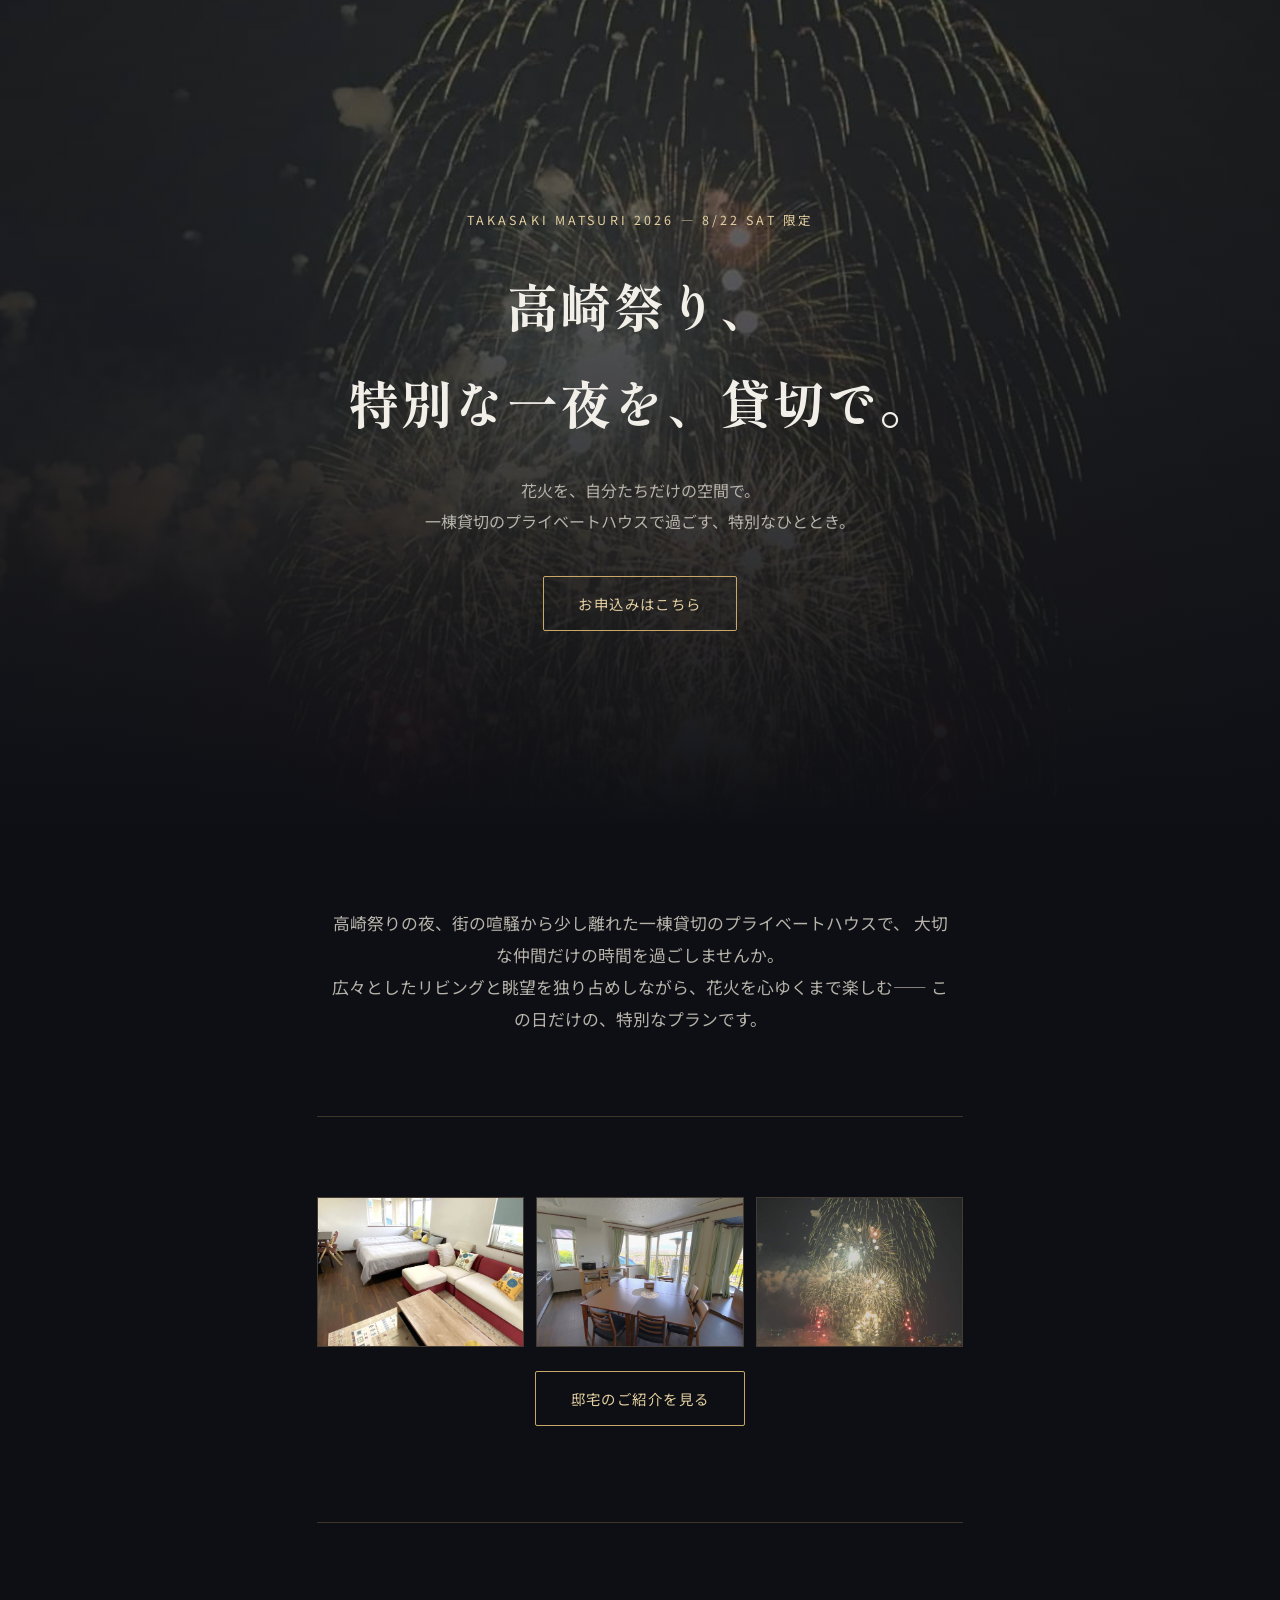
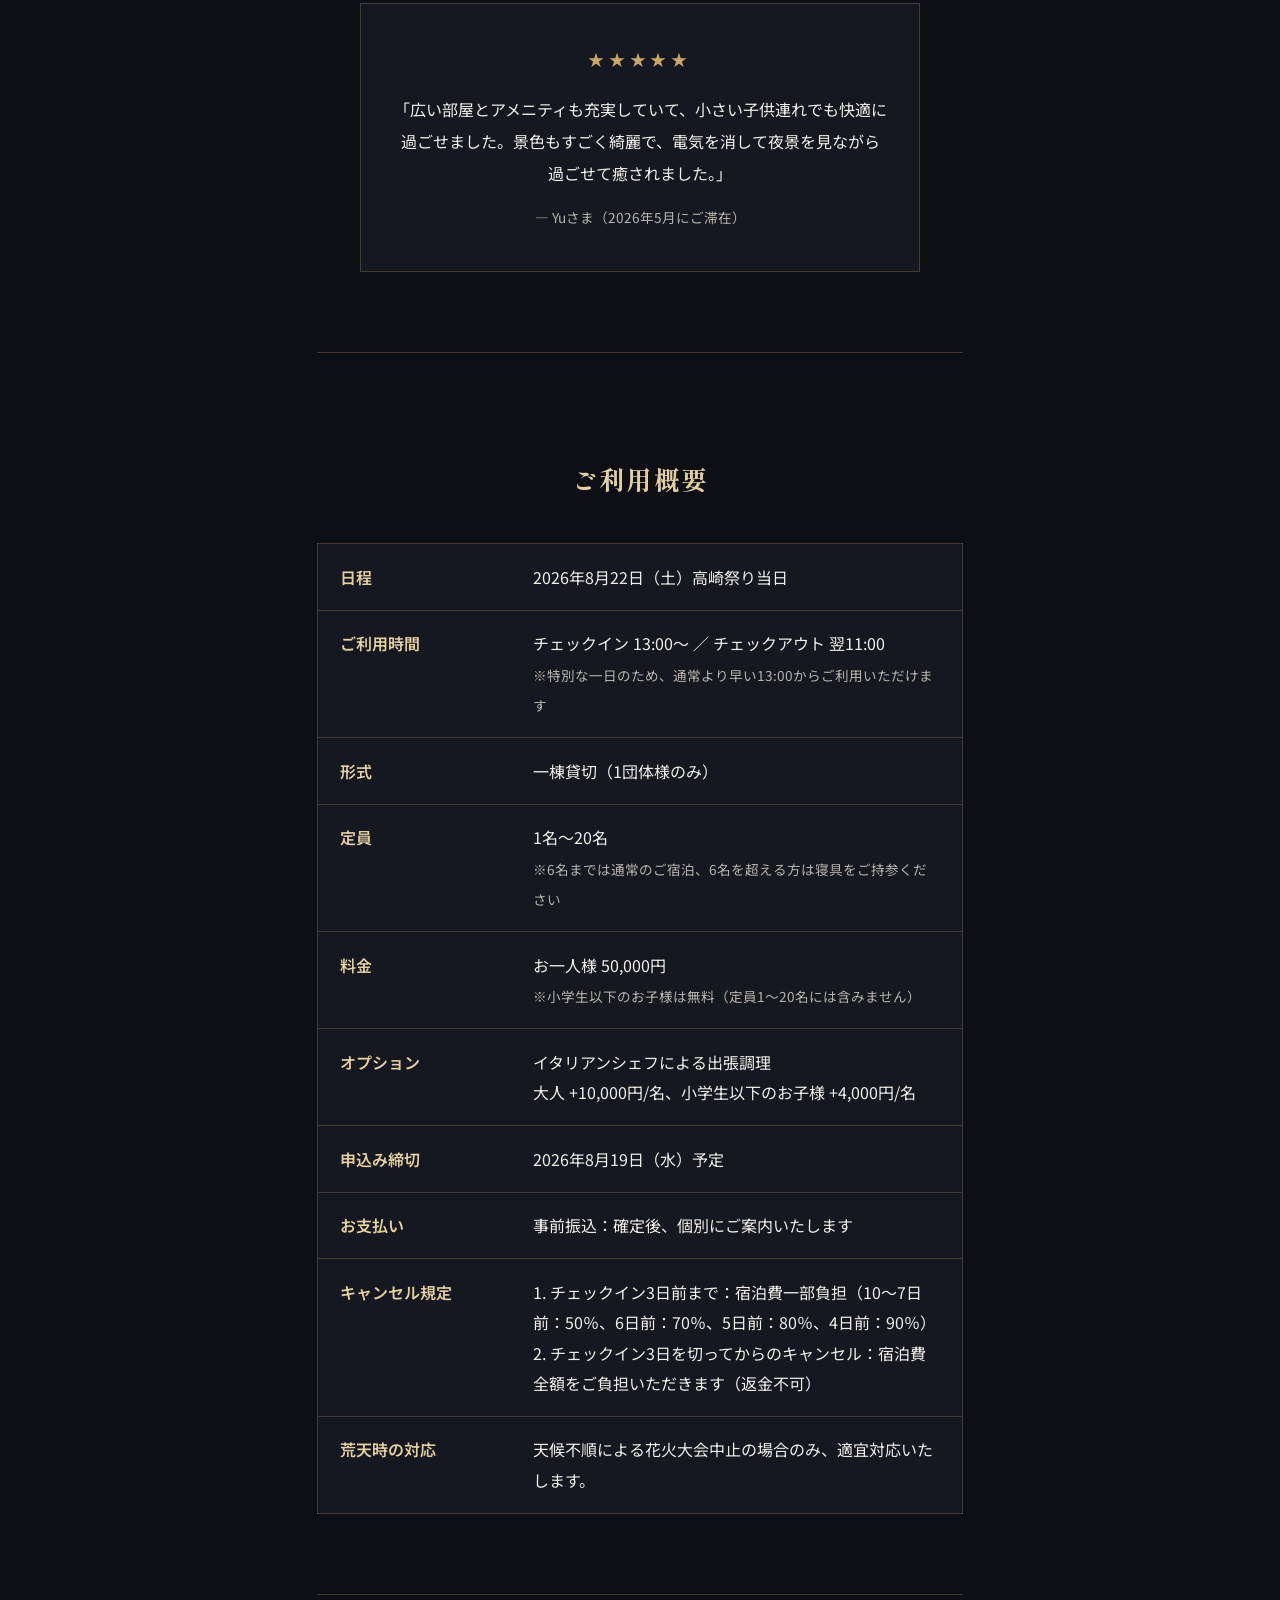
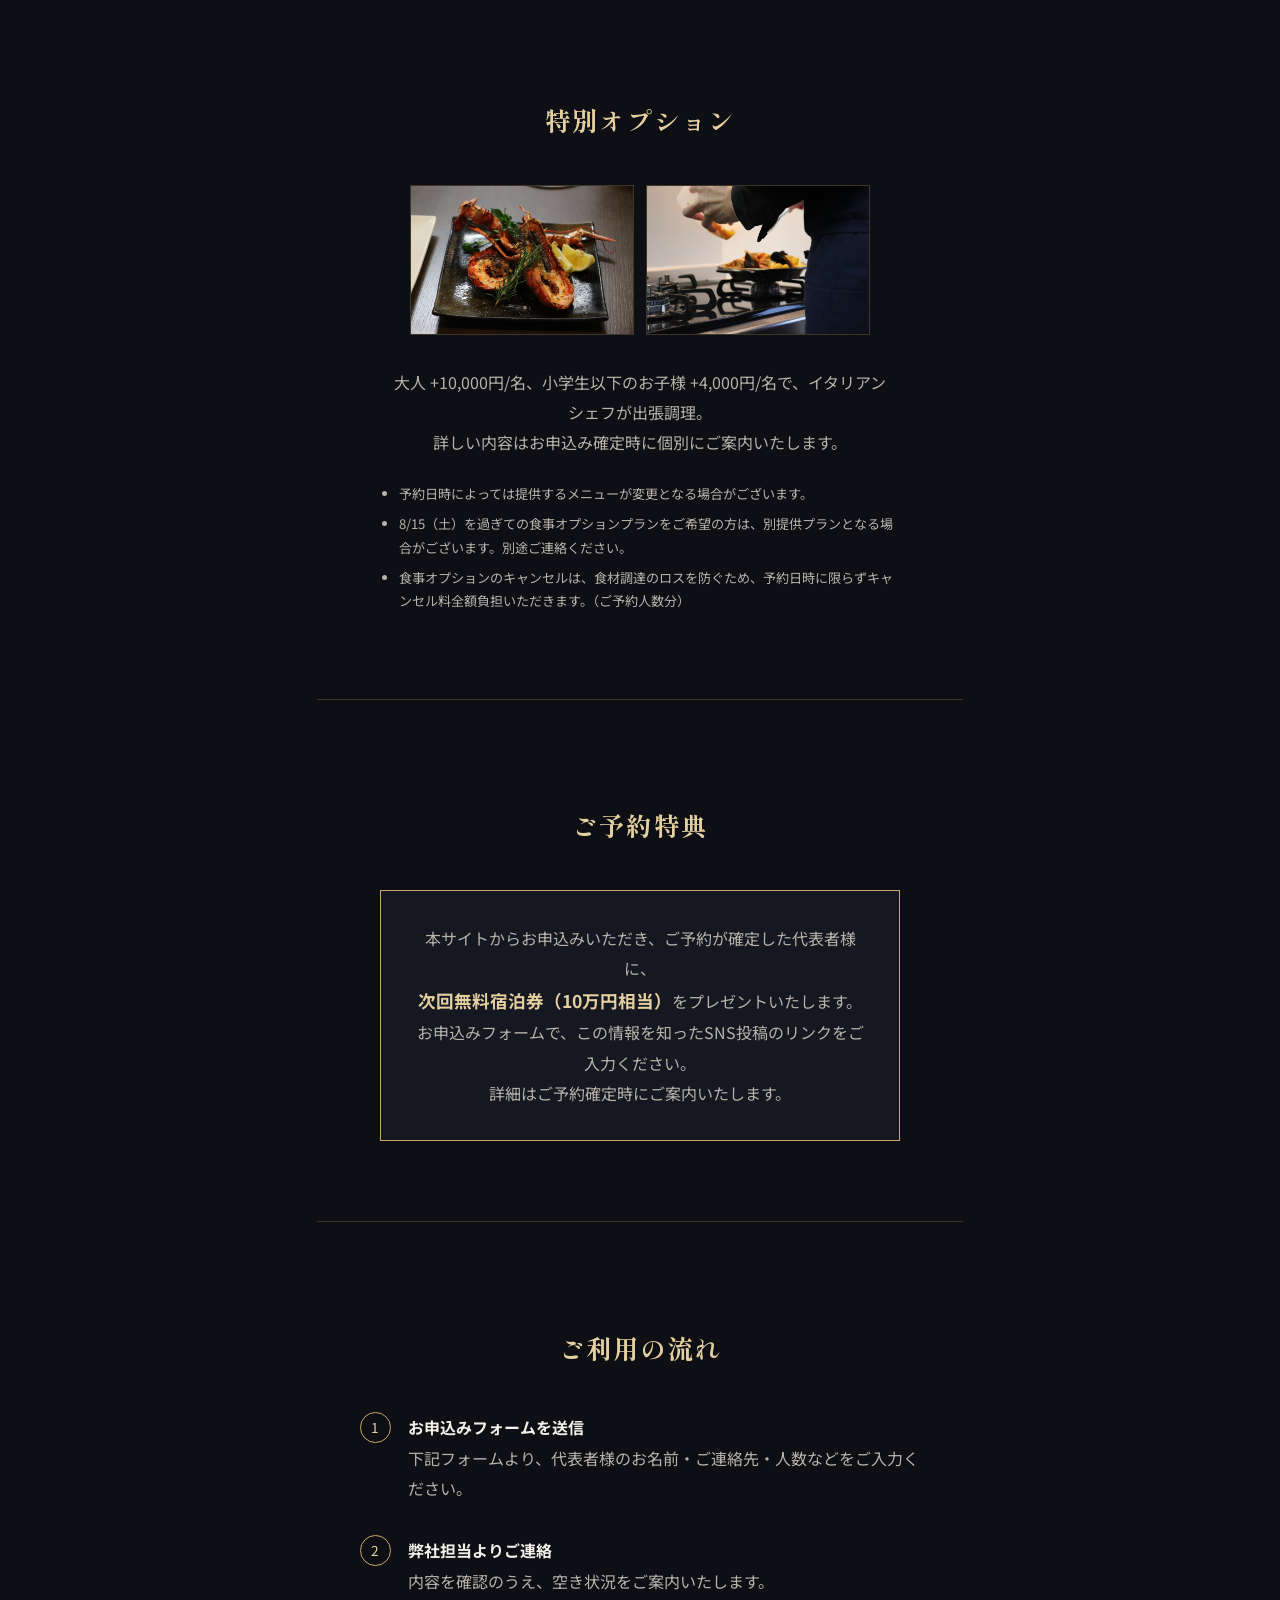
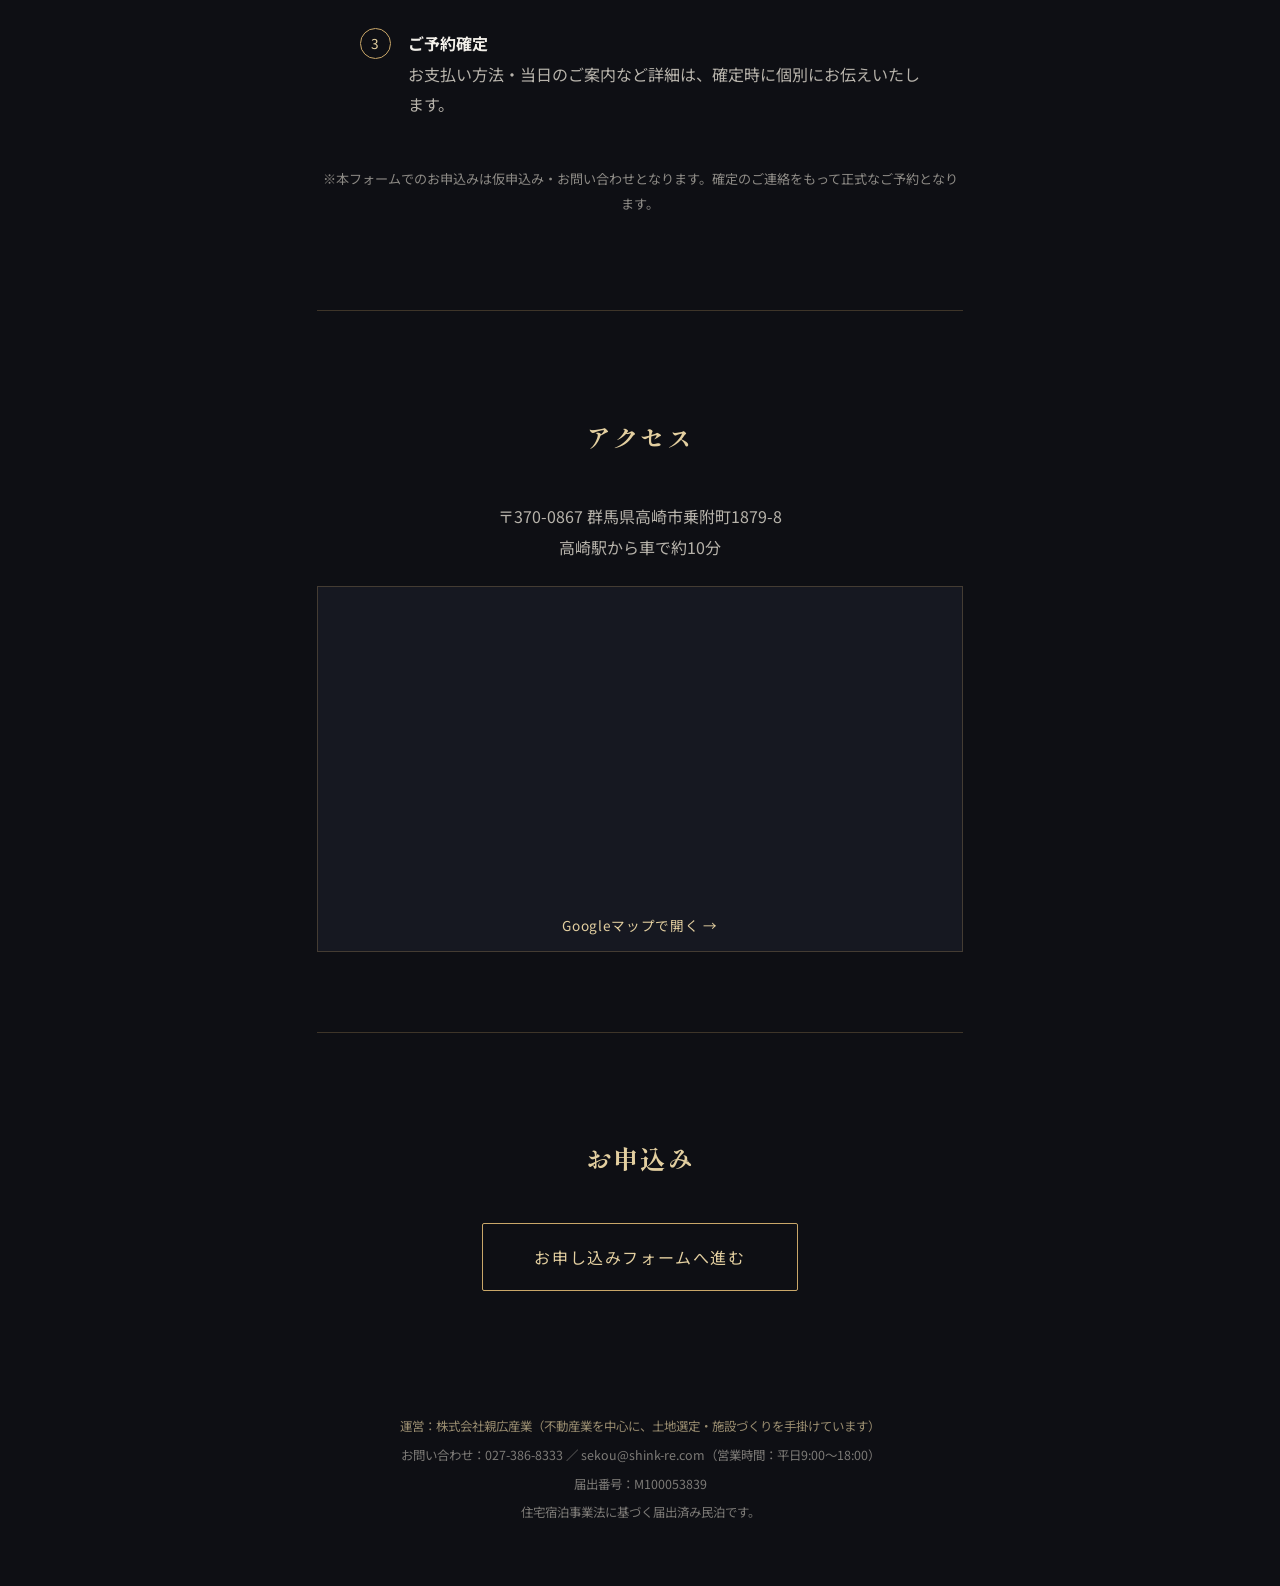
<file: index.html>
<!DOCTYPE html>
<html lang="ja">
<head>
<meta charset="UTF-8">
<meta name="viewport" content="width=device-width, initial-scale=1.0">
<title>高崎祭り 特別な一夜 ｜ 一棟貸切プライベート花火鑑賞</title>
<meta name="description" content="2026年8月22日（土）高崎祭り当日限定。一棟貸切のプライベート空間で、自分たちだけの花火を楽しむ特別な一夜。">

<!-- OGP -->
<meta property="og:title" content="高崎祭り 特別な一夜｜一棟貸切プライベート花火鑑賞">
<meta property="og:description" content="2026年8月22日（土）限定。一棟貸切のプライベート空間で楽しむ、特別な花火の夜。">
<meta property="og:image" content="https://shinko-sangyo.github.io/takasaki-festival-2026/images/house-hero.jpg">
<meta property="og:type" content="website">

<link rel="stylesheet" href="style.css?v=2">
</head>
<body>

<header class="hero">
  <div class="hero-overlay">
    <p class="hero-eyebrow">TAKASAKI MATSURI 2026 — 8/22 SAT 限定</p>
    <h1 class="hero-title">高崎祭り、<br>特別な一夜を、貸切で。</h1>
    <p class="hero-sub">花火を、自分たちだけの空間で。<br>一棟貸切のプライベートハウスで過ごす、特別なひととき。</p>
    <a href="https://docs.google.com/forms/d/e/1FAIpQLSe__ellE41FkXMEMB5uk4gay0Cnaxazv7YVyTWuUDvgLAPyPg/viewform" class="cta" target="_blank" rel="noopener">お申込みはこちら</a>
  </div>
</header>

<main>

  <section class="lead">
    <p>
      高崎祭りの夜、街の喧騒から少し離れた一棟貸切のプライベートハウスで、
      大切な仲間だけの時間を過ごしませんか。<br>
      広々としたリビングと眺望を独り占めしながら、花火を心ゆくまで楽しむ——
      この日だけの、特別なプランです。
    </p>
  </section>

  <section class="gallery">
    <div class="gallery-grid">
      <img src="images/house-1.jpg" alt="物件外観">
      <img src="images/house-2.jpg" alt="ダイニングからの眺め">
      <img src="images/fireworks-last-year.jpg" alt="昨年、部屋から見た高崎花火大会">
    </div>
    <p class="gallery-link"><a href="house.html" class="cta" target="_blank" rel="noopener">邸宅のご紹介を見る</a></p>
  </section>

  <section class="review">
    <div class="review-card">
      <p class="review-stars">★★★★★</p>
      <p class="review-text">「広い部屋とアメニティも充実していて、小さい子供連れでも快適に過ごせました。景色もすごく綺麗で、電気を消して夜景を見ながら過ごせて癒されました。」</p>
      <p class="review-author">— Yuさま（2026年5月にご滞在）</p>
    </div>
  </section>

  <section class="overview" id="overview">
    <h2>ご利用概要</h2>
    <table class="overview-table">
      <tr><th>日程</th><td>2026年8月22日（土）高崎祭り当日</td></tr>
      <tr><th>ご利用時間</th><td>チェックイン 13:00〜 ／ チェックアウト 翌11:00<br><span class="note">※特別な一日のため、通常より早い13:00からご利用いただけます</span></td></tr>
      <tr><th>形式</th><td>一棟貸切（1団体様のみ）</td></tr>
      <tr><th>定員</th><td>1名〜20名<br><span class="note">※6名までは通常のご宿泊、6名を超える方は寝具をご持参ください</span></td></tr>
      <tr><th>料金</th><td>お一人様 50,000円<br><span class="note">※小学生以下のお子様は無料（定員1〜20名には含みません）</span></td></tr>
      <tr><th>オプション</th><td>イタリアンシェフによる出張調理<br>大人 +10,000円/名、小学生以下のお子様 +4,000円/名</td></tr>
      <tr><th>申込み締切</th><td>2026年8月19日（水）予定</td></tr>
      <tr><th>お支払い</th><td>事前振込：確定後、個別にご案内いたします</td></tr>
      <tr><th>キャンセル規定</th><td>
        1. チェックイン3日前まで：宿泊費一部負担（10〜7日前：50％、6日前：70％、5日前：80％、4日前：90％）<br>
        2. チェックイン3日を切ってからのキャンセル：宿泊費全額をご負担いただきます（返金不可）
      </td></tr>
      <tr><th>荒天時の対応</th><td>天候不順による花火大会中止の場合のみ、適宜対応いたします。</td></tr>
    </table>
  </section>

  <section class="chef">
    <h2>特別オプション</h2>
    <div class="chef-gallery">
      <img src="images/chef-dish.jpg" alt="イタリアンシェフによる盛り付け例">
      <img src="images/chef-cooking.jpg" alt="出張調理の様子">
    </div>
    <p class="chef-copy">大人 +10,000円/名、小学生以下のお子様 +4,000円/名で、イタリアンシェフが出張調理。<br>
    詳しい内容はお申込み確定時に個別にご案内いたします。</p>
    <ul class="chef-notes">
      <li>予約日時によっては提供するメニューが変更となる場合がございます。</li>
      <li>8/15（土）を過ぎての食事オプションプランをご希望の方は、別提供プランとなる場合がございます。別途ご連絡ください。</li>
      <li>食事オプションのキャンセルは、食材調達のロスを防ぐため、予約日時に限らずキャンセル料全額負担いただきます。（ご予約人数分）</li>
    </ul>
  </section>

  <section class="perk">
    <h2>ご予約特典</h2>
    <p class="perk-copy">本サイトからお申込みいただき、ご予約が確定した代表者様に、<br>
    <strong>次回無料宿泊券（10万円相当）</strong>をプレゼントいたします。<br>
    お申込みフォームで、この情報を知ったSNS投稿のリンクをご入力ください。<br>
    詳細はご予約確定時にご案内いたします。</p>
  </section>

  <section class="flow">
    <h2>ご利用の流れ</h2>
    <ol class="flow-steps">
      <li><strong>お申込みフォームを送信</strong><br>下記フォームより、代表者様のお名前・ご連絡先・人数などをご入力ください。</li>
      <li><strong>弊社担当よりご連絡</strong><br>内容を確認のうえ、空き状況をご案内いたします。</li>
      <li><strong>ご予約確定</strong><br>お支払い方法・当日のご案内など詳細は、確定時に個別にお伝えいたします。</li>
    </ol>
    <p class="flow-note">※本フォームでのお申込みは仮申込み・お問い合わせとなります。確定のご連絡をもって正式なご予約となります。</p>
  </section>

  <section class="access">
    <h2>アクセス</h2>
    <p class="address">〒370-0867 群馬県高崎市乗附町1879-8<br>高崎駅から車で約10分</p>
    <div class="map-card">
      <div class="map-embed">
        <iframe
          src="https://www.google.com/maps?q=%E7%BE%A4%E9%A6%AC%E7%9C%8C%E9%AB%98%E5%B4%8E%E5%B8%82%E4%B9%97%E9%99%84%E7%94%BA1879-8&output=embed"
          width="100%" height="300" style="border:0" loading="lazy" referrerpolicy="no-referrer-when-downgrade"
          title="物件の地図"></iframe>
      </div>
      <a class="map-link" href="https://www.google.com/maps?q=%E7%BE%A4%E9%A6%AC%E7%9C%8C%E9%AB%98%E5%B4%8E%E5%B8%82%E4%B9%97%E9%99%84%E7%94%BA1879-8" target="_blank" rel="noopener">Googleマップで開く →</a>
    </div>
  </section>

  <section id="apply" class="apply">
    <h2>お申込み</h2>
    <a href="https://docs.google.com/forms/d/e/1FAIpQLSe__ellE41FkXMEMB5uk4gay0Cnaxazv7YVyTWuUDvgLAPyPg/viewform" class="cta cta-large" target="_blank" rel="noopener">お申し込みフォームへ進む</a>
  </section>

</main>

<footer class="site-footer">
  <p class="footer-company">運営：株式会社親広産業（不動産業を中心に、土地選定・施設づくりを手掛けています）</p>
  <p>お問い合わせ：027-386-8333 ／ sekou@shink-re.com（営業時間：平日9:00〜18:00）</p>
  <p>届出番号：M100053839</p>
  <p>住宅宿泊事業法に基づく届出済み民泊です。</p>
</footer>

</body>
</html>
</file>
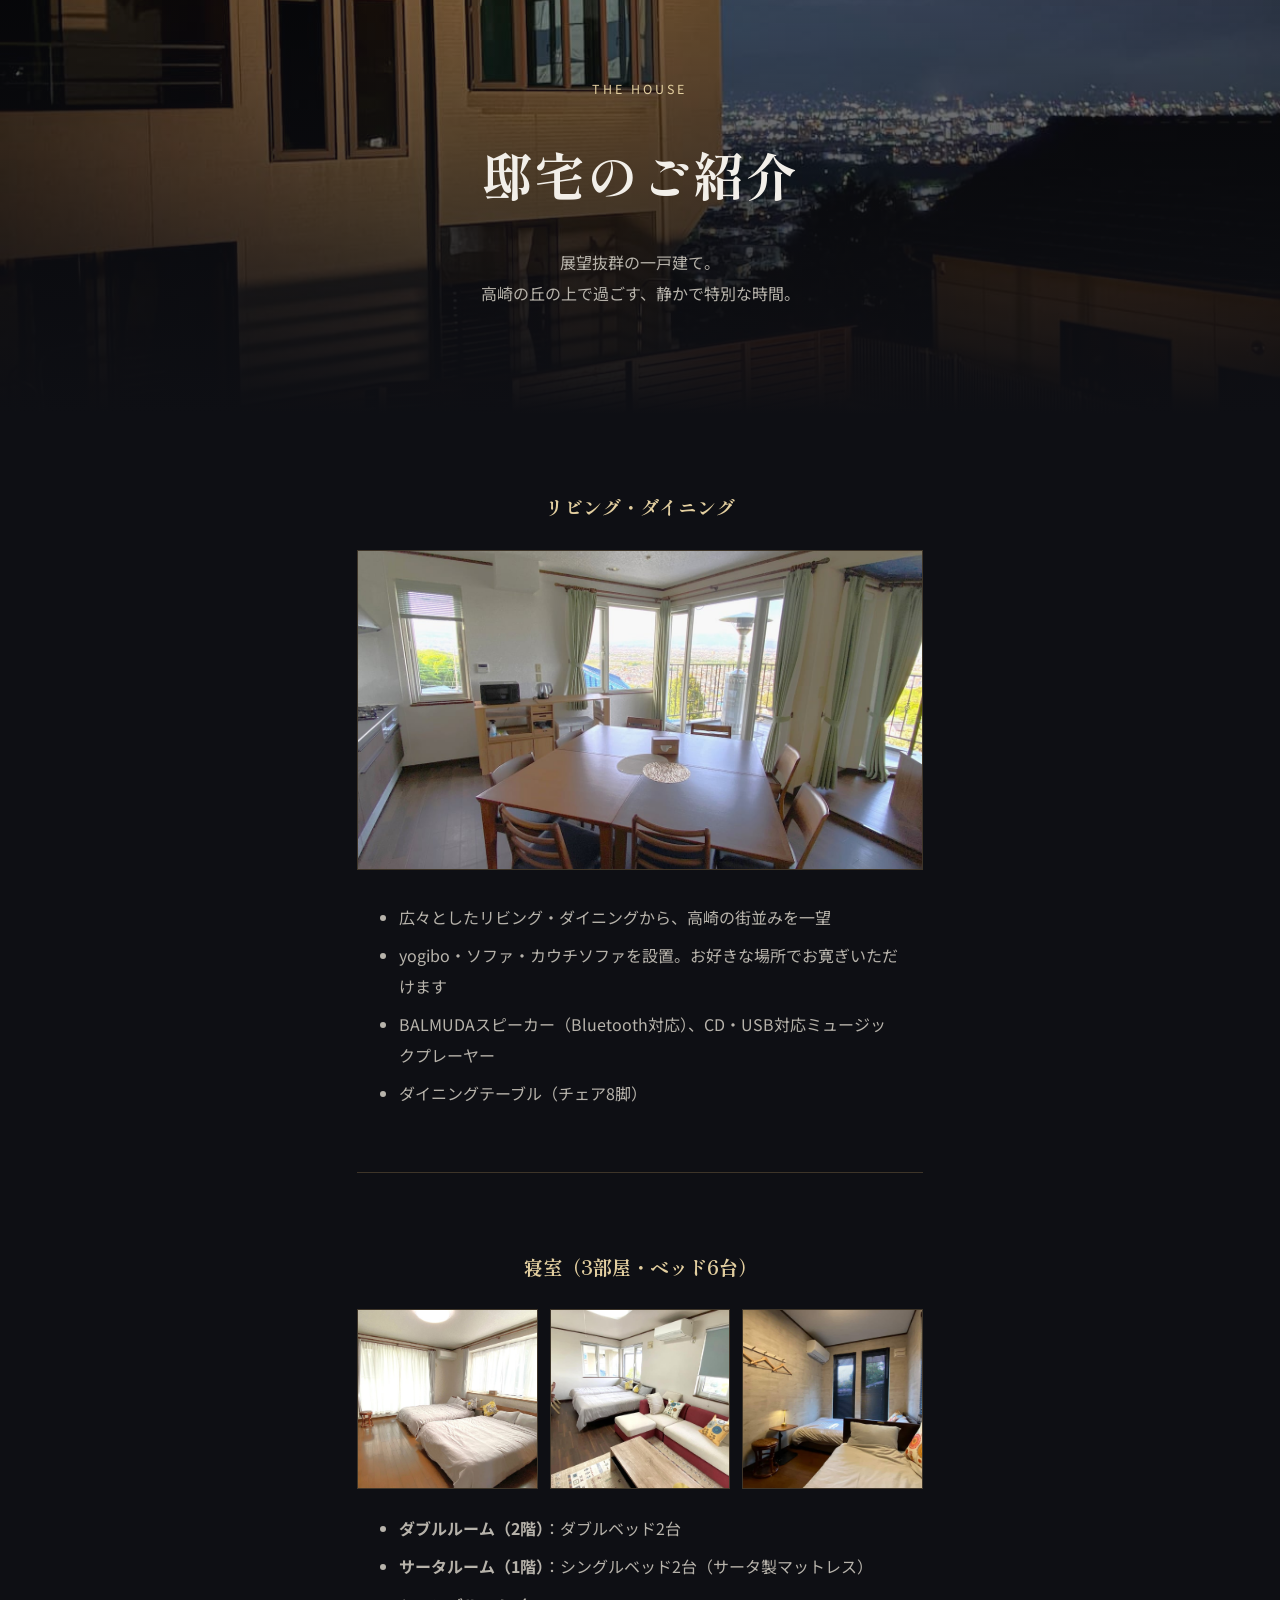
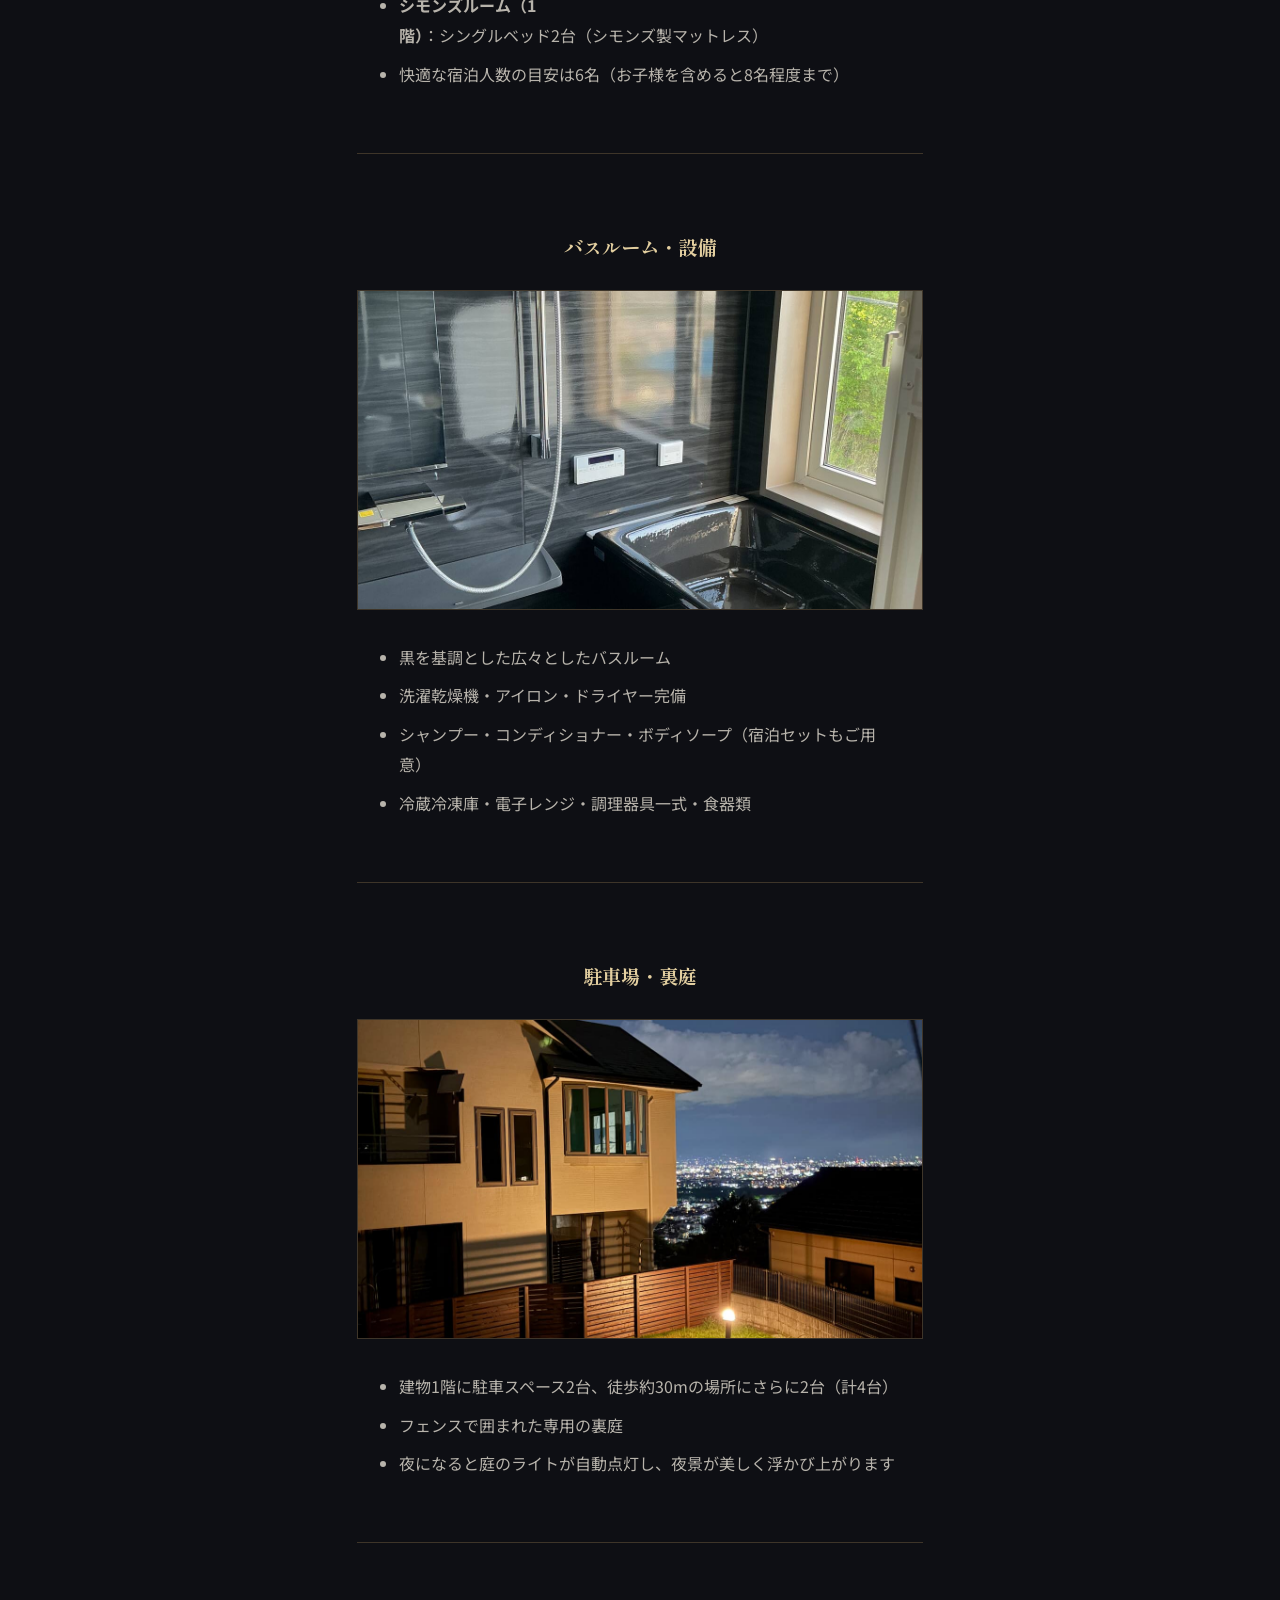
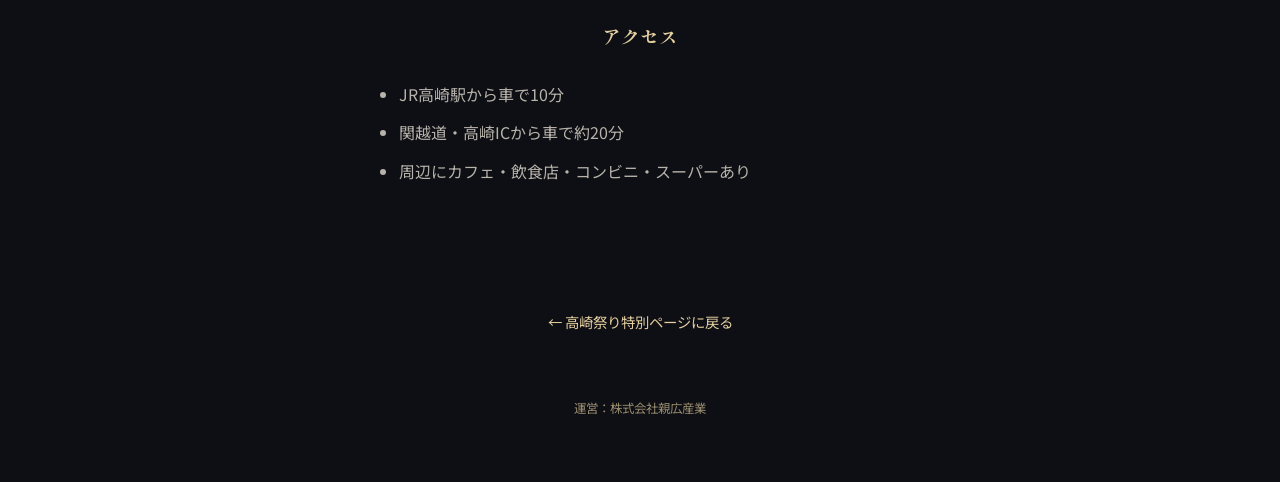
<file: house.html>
<!DOCTYPE html>
<html lang="ja">
<head>
<meta charset="UTF-8">
<meta name="viewport" content="width=device-width, initial-scale=1.0">
<title>邸宅のご紹介 ｜ 高崎祭り 特別な一夜</title>
<meta name="description" content="展望抜群の一戸建て。yogiboのあるリビング、3つの寝室、専用駐車場、裏庭を備えたプライベートハウスのご紹介。">
<link rel="stylesheet" href="style.css?v=2">
<style>
  .house-hero {
    background:
      linear-gradient(180deg, rgba(14,15,20,0.45) 0%, rgba(14,15,20,0.88) 78%, var(--bg) 100%),
      url('images/house-hero.jpg') center 55% / cover no-repeat !important;
  }
  .house-main { max-width: 720px; }
  .back-link { display: block; text-align: center; padding: 2.5rem 0 0; }
  .back-link a { color: var(--gold-soft); text-decoration: none; font-size: 0.9rem; }
  .house-section { padding: 3.5rem 0; border-bottom: 1px solid var(--line); }
  .house-section:last-of-type { border-bottom: none; }
  .house-section h3 { color: var(--gold-soft); font-family: 'Shippori Mincho', serif; font-size: 1.2rem; text-align: center; margin-bottom: 1.5rem; }
  .house-photo { width: 100%; height: 320px; object-fit: cover; border: 1px solid var(--line); margin-bottom: 1.5rem; }
  .house-photo-row { display: grid; grid-template-columns: 1fr 1fr 1fr; gap: 0.75rem; margin-bottom: 1.5rem; }
  .house-photo-row img { width: 100%; height: 180px; object-fit: cover; border: 1px solid var(--line); }
  .house-list { color: var(--text-dim); max-width: 520px; margin: 0 auto; padding-left: 1.2rem; }
  .house-list li { margin-bottom: 0.5rem; }
  @media (max-width: 640px) { .house-photo-row { grid-template-columns: 1fr; } }
</style>
</head>
<body>

<header class="hero house-hero" style="min-height: 46vh;">
  <div class="hero-overlay">
    <p class="hero-eyebrow">THE HOUSE</p>
    <h1 class="hero-title">邸宅のご紹介</h1>
    <p class="hero-sub">展望抜群の一戸建て。<br>高崎の丘の上で過ごす、静かで特別な時間。</p>
  </div>
</header>

<main class="house-main">

  <section class="house-section">
    <h3>リビング・ダイニング</h3>
    <img class="house-photo" src="images/house-2.jpg" alt="ダイニングからの眺め">
    <ul class="house-list">
      <li>広々としたリビング・ダイニングから、高崎の街並みを一望</li>
      <li>yogibo・ソファ・カウチソファを設置。お好きな場所でお寛ぎいただけます</li>
      <li>BALMUDAスピーカー（Bluetooth対応）、CD・USB対応ミュージックプレーヤー</li>
      <li>ダイニングテーブル（チェア8脚）</li>
    </ul>
  </section>

  <section class="house-section">
    <h3>寝室（3部屋・ベッド6台）</h3>
    <div class="house-photo-row">
      <img src="images/room-double.jpg" alt="2階 ダブルルーム">
      <img src="images/room-serta.jpg" alt="1階 サータルーム">
      <img src="images/room-symonds.jpg" alt="1階 シモンズルーム">
    </div>
    <ul class="house-list">
      <li><strong>ダブルルーム（2階）</strong>：ダブルベッド2台</li>
      <li><strong>サータルーム（1階）</strong>：シングルベッド2台（サータ製マットレス）</li>
      <li><strong>シモンズルーム（1階）</strong>：シングルベッド2台（シモンズ製マットレス）</li>
      <li>快適な宿泊人数の目安は6名（お子様を含めると8名程度まで）</li>
    </ul>
  </section>

  <section class="house-section">
    <h3>バスルーム・設備</h3>
    <img class="house-photo" src="images/bathroom.jpg" alt="バスルーム">
    <ul class="house-list">
      <li>黒を基調とした広々としたバスルーム</li>
      <li>洗濯乾燥機・アイロン・ドライヤー完備</li>
      <li>シャンプー・コンディショナー・ボディソープ（宿泊セットもご用意）</li>
      <li>冷蔵冷凍庫・電子レンジ・調理器具一式・食器類</li>
    </ul>
  </section>

  <section class="house-section">
    <h3>駐車場・裏庭</h3>
    <img class="house-photo" src="images/house-hero.jpg" alt="夜の庭とライトアップ">
    <ul class="house-list">
      <li>建物1階に駐車スペース2台、徒歩約30mの場所にさらに2台（計4台）</li>
      <li>フェンスで囲まれた専用の裏庭</li>
      <li>夜になると庭のライトが自動点灯し、夜景が美しく浮かび上がります</li>
    </ul>
  </section>

  <section class="house-section">
    <h3>アクセス</h3>
    <ul class="house-list">
      <li>JR高崎駅から車で10分</li>
      <li>関越道・高崎ICから車で約20分</li>
      <li>周辺にカフェ・飲食店・コンビニ・スーパーあり</li>
    </ul>
  </section>

  <p class="back-link"><a href="index.html">← 高崎祭り特別ページに戻る</a></p>

</main>

<footer class="site-footer">
  <p class="footer-company">運営：株式会社親広産業</p>
</footer>

</body>
</html>
</file>
<file: style.css>
@import url('https://fonts.googleapis.com/css2?family=Shippori+Mincho:wght@500;700&family=Noto+Sans+JP:wght@300;400;600&display=swap');

:root {
  --bg: #0e0f14;
  --bg-panel: #161821;
  --gold: #c9a769;
  --gold-soft: #e3cfa0;
  --text: #f2efe9;
  --text-dim: #b7b3ab;
  --line: rgba(201, 167, 105, 0.25);
}

* { box-sizing: border-box; }

body {
  margin: 0;
  background: var(--bg);
  color: var(--text);
  font-family: 'Noto Sans JP', sans-serif;
  line-height: 1.9;
  -webkit-font-smoothing: antialiased;
}

h1, h2 {
  font-family: 'Shippori Mincho', serif;
  letter-spacing: 0.04em;
}

/* ---- Hero ---- */
.hero {
  min-height: 92vh;
  display: flex;
  align-items: center;
  justify-content: center;
  background:
    linear-gradient(180deg, rgba(14,15,20,0.45) 0%, rgba(14,15,20,0.88) 78%, var(--bg) 100%),
    url('images/fireworks-last-year.jpg') center 35% / cover no-repeat;
  text-align: center;
  padding: 6vh 6vw;
}

.hero-overlay { max-width: 640px; }

.hero-eyebrow {
  color: var(--gold-soft);
  letter-spacing: 0.25em;
  font-size: 0.78rem;
  margin-bottom: 1.5rem;
}

.hero-title {
  font-size: clamp(2rem, 5vw, 3.2rem);
  font-weight: 700;
  margin: 0 0 1.5rem;
  color: var(--text);
}

.hero-sub {
  color: var(--text-dim);
  font-size: 1rem;
  margin-bottom: 2.5rem;
}

.cta {
  display: inline-block;
  padding: 0.9em 2.4em;
  border: 1px solid var(--gold);
  color: var(--gold-soft);
  text-decoration: none;
  letter-spacing: 0.1em;
  font-size: 0.9rem;
  border-radius: 2px;
  transition: background 0.25s ease, color 0.25s ease;
}

.cta:hover { background: var(--gold); color: #14151c; }

.cta-large { padding: 1.1em 3.2em; font-size: 1rem; }

/* ---- Sections ---- */
main { max-width: 800px; margin: 0 auto; padding: 0 6vw; }

section { padding: 5rem 0; border-bottom: 1px solid var(--line); }
section:last-of-type { border-bottom: none; }

.lead p {
  text-align: center;
  font-size: 1.05rem;
  color: var(--text-dim);
  max-width: 620px;
  margin: 0 auto;
}

h2 {
  font-size: 1.6rem;
  color: var(--gold-soft);
  text-align: center;
  margin-bottom: 2.5rem;
}

/* ---- Gallery ---- */
.gallery-grid {
  display: grid;
  grid-template-columns: repeat(3, 1fr);
  gap: 0.75rem;
}

.gallery-grid img {
  width: 100%;
  height: 150px;
  object-fit: cover;
  background: var(--bg-panel);
  border: 1px solid var(--line);
}

.gallery-note {
  text-align: center;
  color: var(--text-dim);
  font-size: 0.8rem;
  margin-top: 1rem;
  opacity: 0.7;
}

.gallery-link {
  text-align: center;
  margin-top: 1.5rem;
}

/* ---- Review ---- */
.review-card {
  max-width: 560px;
  margin: 0 auto;
  text-align: center;
  padding: 2.5rem 2rem;
  background: var(--bg-panel);
  border: 1px solid var(--line);
}

.review-stars {
  color: var(--gold);
  letter-spacing: 0.3em;
  margin: 0 0 1.2rem;
}

.review-text {
  color: var(--text);
  font-size: 1rem;
  line-height: 2;
  margin: 0 0 1rem;
}

.review-author {
  color: var(--text-dim);
  font-size: 0.85rem;
  margin: 0;
}

/* ---- Overview table ---- */
.overview-table {
  width: 100%;
  border-collapse: collapse;
  background: var(--bg-panel);
  border: 1px solid var(--line);
}

.overview-table th, .overview-table td {
  padding: 1.1rem 1.4rem;
  text-align: left;
  border-bottom: 1px solid var(--line);
  vertical-align: top;
}

.overview-table th {
  width: 30%;
  color: var(--gold-soft);
  font-weight: 600;
  white-space: nowrap;
}

.overview-table tr:last-child th,
.overview-table tr:last-child td { border-bottom: none; }

.note { color: var(--text-dim); font-size: 0.85rem; }

/* ---- Chef ---- */
.chef-gallery {
  display: grid;
  grid-template-columns: 1fr 1fr;
  gap: 0.75rem;
  max-width: 460px;
  margin: 0 auto 2rem;
}

.chef-gallery img {
  width: 100%;
  height: 150px;
  object-fit: cover;
  border: 1px solid var(--line);
}

.chef-copy {
  text-align: center;
  color: var(--text-dim);
  max-width: 500px;
  margin: 0 auto;
}

.chef-notes {
  max-width: 520px;
  margin: 1.5rem auto 0;
  padding-left: 1.2rem;
  color: var(--text-dim);
  font-size: 0.82rem;
  line-height: 1.8;
}

.chef-notes li { margin-bottom: 0.4rem; }

/* ---- Perk ---- */
.perk-copy {
  text-align: center;
  color: var(--text-dim);
  max-width: 520px;
  margin: 0 auto;
  padding: 2rem 2rem;
  border: 1px solid var(--gold);
  background: var(--bg-panel);
}

.perk-copy strong {
  color: var(--gold-soft);
  font-size: 1.1rem;
}

/* ---- Flow ---- */
.flow-steps {
  list-style: none;
  counter-reset: step;
  padding: 0;
  max-width: 560px;
  margin: 0 auto;
}

.flow-steps li {
  counter-increment: step;
  position: relative;
  padding: 0 0 2rem 3rem;
  color: var(--text-dim);
}

.flow-steps li strong { color: var(--text); }

.flow-steps li::before {
  content: counter(step);
  position: absolute;
  left: 0;
  top: 0;
  width: 1.8rem;
  height: 1.8rem;
  border: 1px solid var(--gold);
  color: var(--gold-soft);
  border-radius: 50%;
  display: flex;
  align-items: center;
  justify-content: center;
  font-size: 0.85rem;
}

.flow-note {
  text-align: center;
  color: var(--text-dim);
  font-size: 0.82rem;
  opacity: 0.75;
  margin-top: 1rem;
}

/* ---- Access ---- */
.address {
  text-align: center;
  color: var(--text-dim);
  margin-bottom: 1.5rem;
}

.map-card {
  background: var(--bg-panel);
  border: 1px solid var(--line);
  padding: 0.75rem;
}

.map-embed {
  line-height: 0;
}

.map-embed iframe {
  display: block;
}

.map-link {
  display: block;
  text-align: center;
  color: var(--gold-soft);
  text-decoration: none;
  font-size: 0.85rem;
  padding-top: 0.9rem;
  letter-spacing: 0.05em;
}

/* ---- Apply ---- */
.apply { text-align: center; }

/* ---- Footer ---- */
.site-footer {
  text-align: center;
  color: var(--text-dim);
  font-size: 0.78rem;
  padding: 2.5rem 6vw 3.5rem;
  opacity: 0.65;
}

.site-footer p { margin: 0.3rem 0; }

.footer-company {
  color: var(--gold-soft);
  margin-bottom: 0.8rem;
}

/* ---- Responsive ---- */
@media (max-width: 640px) {
  .gallery-grid { grid-template-columns: 1fr; }
  .chef-gallery { grid-template-columns: 1fr; }
  .overview-table th, .overview-table td { display: block; width: 100%; }
  .overview-table th { border-bottom: none; padding-bottom: 0.3rem; }
  .overview-table td { padding-top: 0; }
}
</file>
